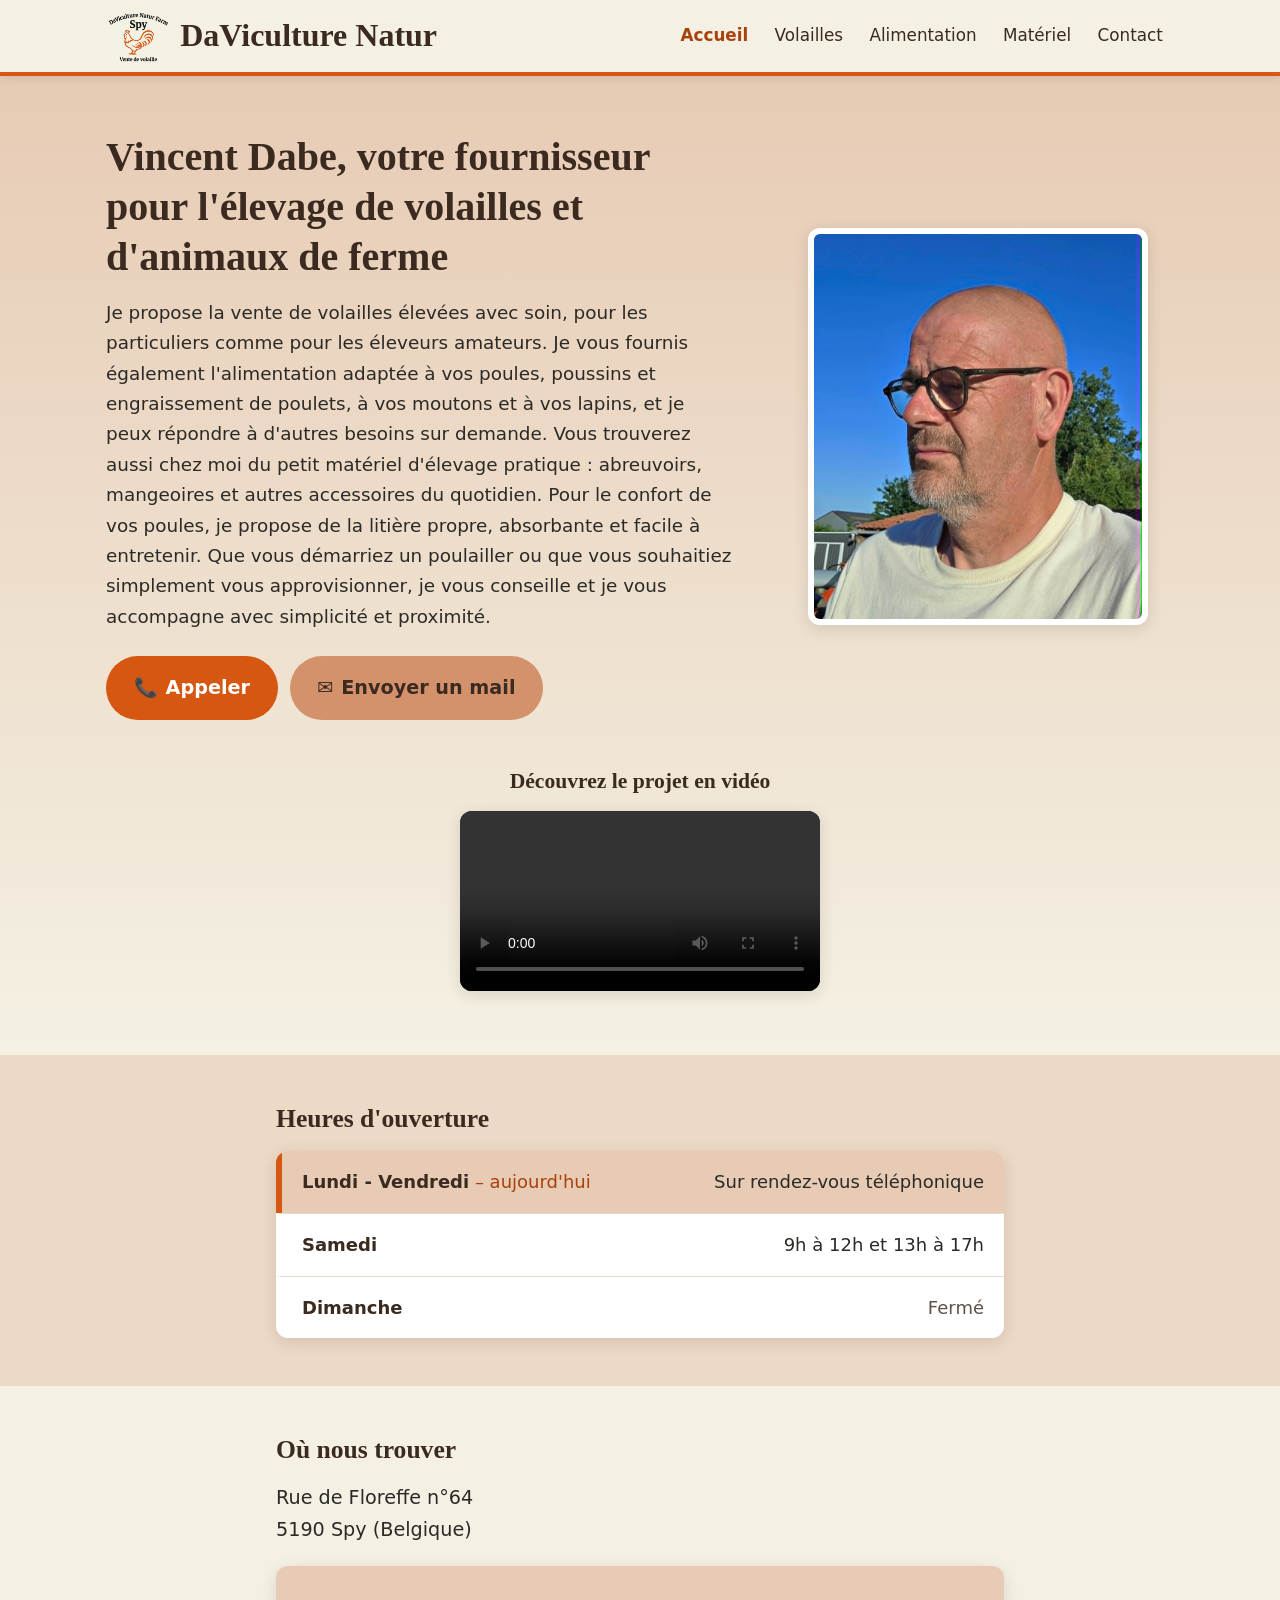
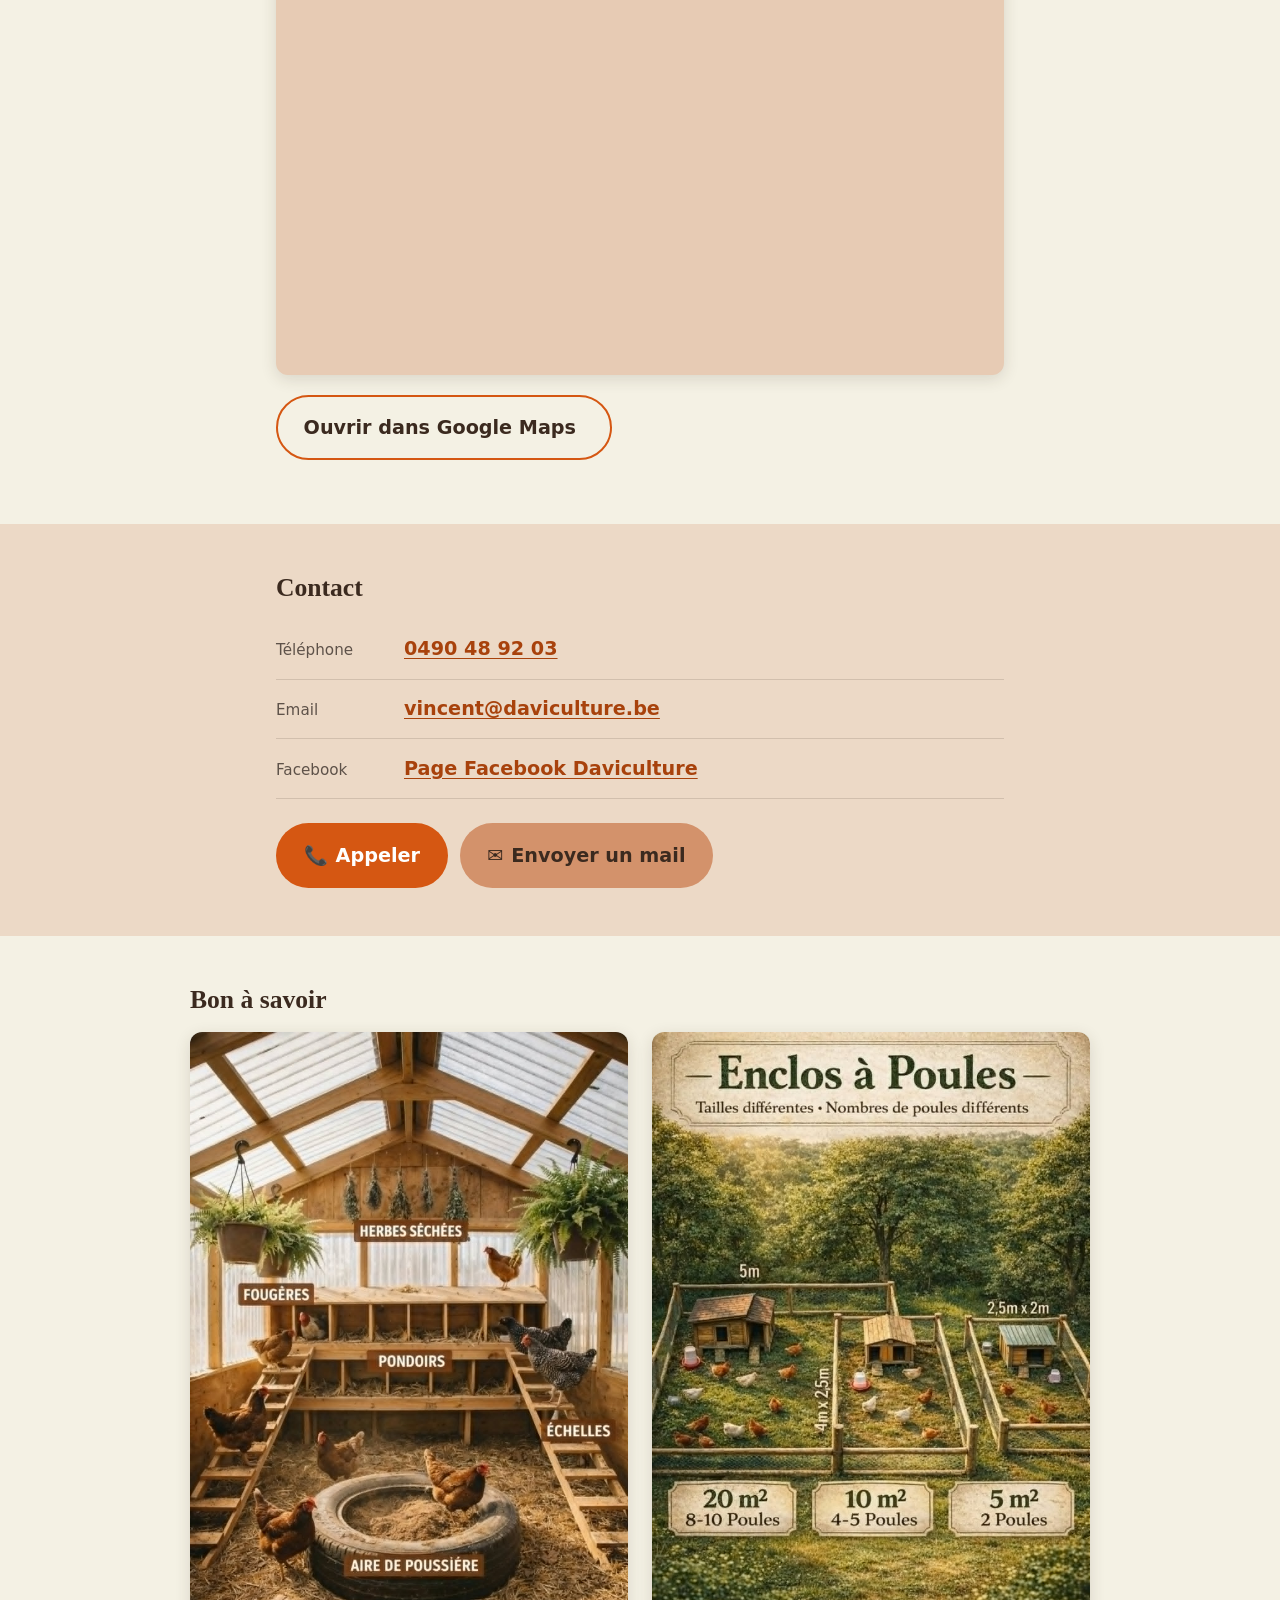
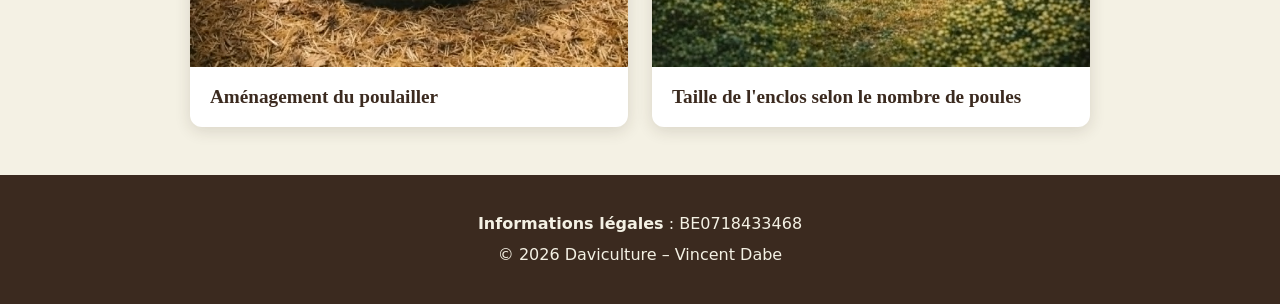
<file: index.html>
<!DOCTYPE html>
<html lang="fr">
<head>
  <meta charset="UTF-8">
  <meta name="viewport" content="width=device-width, initial-scale=1">
  <title>Daviculture – Vincent Dabe, volailles et alimentation animale à Spy (Belgique)</title>
  <meta name="description" content="Vincent Dabe, éleveur indépendant à Spy (Belgique) : vente de volailles, alimentation pour poules, moutons et lapins, petit matériel d'élevage et litière. Conseils simples et proches.">

  <!-- Open Graph (aperçu lors d'un partage sur Facebook, WhatsApp, etc.) -->
  <!-- TODO : remplacer les chemins relatifs par des URL absolues une fois le nom de domaine du site connu (ex. https://www.daviculture.be/) -->
  <meta property="og:type" content="website">
  <meta property="og:locale" content="fr_BE">
  <meta property="og:site_name" content="Daviculture">
  <meta property="og:title" content="Daviculture – Vincent Dabe, votre fournisseur pour l'élevage de volailles">
  <meta property="og:description" content="Volailles élevées avec soin, alimentation animale, petit matériel d'élevage et litière à Spy (Belgique).">
  <meta property="og:image" content="img/logo.jpg">
  <!-- TODO : ajouter <meta property="og:url"> et <link rel="canonical"> avec l'URL définitive du site -->

  <!-- TODO : aucun favicon dans le projet ; en ajouter un (ex. img/favicon.png) si souhaité -->

  <link rel="stylesheet" href="css/style.css">

  <!-- Données structurées pour Google (fiche entreprise locale) -->
  <script type="application/ld+json">
  {
    "@context": "https://schema.org",
    "@type": "LocalBusiness",
    "name": "Daviculture – Vincent Dabe",
    "description": "Vente de volailles, alimentation pour animaux de ferme, petit matériel d'élevage et litière. Du lundi au vendredi sur rendez-vous téléphonique.",
    "image": "img/logo.jpg",
    "telephone": "+32490489203",
    "email": "vincent@daviculture.be",
    "vatID": "BE0718433468",
    "address": {
      "@type": "PostalAddress",
      "streetAddress": "Rue de Floreffe 64",
      "postalCode": "5190",
      "addressLocality": "Spy",
      "addressCountry": "BE"
    },
    "openingHoursSpecification": [
      { "@type": "OpeningHoursSpecification", "dayOfWeek": "Saturday", "opens": "09:00", "closes": "12:00" },
      { "@type": "OpeningHoursSpecification", "dayOfWeek": "Saturday", "opens": "13:00", "closes": "17:00" }
    ],
    "sameAs": ["https://www.facebook.com/profile.php?id=61580067276053"]
  }
  </script>
</head>
<body>
  <!-- Lien d'évitement pour la navigation au clavier -->
  <a class="skip-link" href="#contenu">Aller au contenu</a>

  <!-- ============ EN-TÊTE (identique sur toutes les pages) ============ -->
  <header class="site-header">
    <div class="container header-inner">
      <a class="brand" href="index.html" aria-label="Daviculture Natur – retour à l'accueil">
        <img src="img/logo.jpg" alt="Logo Daviculture Natur Farm Spy : coq orange, vente de volaille" width="2048" height="1648" class="brand-logo">
        <span class="brand-name">DaViculture Natur</span>
      </a>

      <button class="nav-toggle" type="button" aria-expanded="false" aria-controls="menu-principal">
        <span class="nav-toggle-bar" aria-hidden="true"></span>
        <span class="visually-hidden">Ouvrir le menu</span>
      </button>

      <nav class="site-nav" id="menu-principal" aria-label="Menu principal">
        <ul class="nav-list">
          <!-- Sur chaque page, placer aria-current="page" sur le lien de la page courante -->
          <li><a href="index.html" aria-current="page">Accueil</a></li>
          <li><a href="volailles.html">Volailles</a></li>
          <li><a href="alimentation.html">Alimentation</a></li>
          <li><a href="materiel.html">Matériel</a></li>
          <li><a href="index.html#contact">Contact</a></li>
        </ul>
      </nav>
    </div>
  </header>

  <main id="contenu">

    <!-- ============ ACCUEIL : présentation ============ -->
    <section class="hero" aria-labelledby="titre-accueil">
      <div class="container hero-grid">
        <div class="hero-text">
          <h1 id="titre-accueil">Vincent Dabe, votre fournisseur pour l'élevage de volailles et d'animaux de ferme</h1>
          <p class="lead">Je propose la vente de volailles élevées avec soin, pour les particuliers comme pour les éleveurs amateurs. Je vous fournis également l'alimentation adaptée à vos poules, poussins et engraissement de poulets, à vos moutons et à vos lapins, et je peux répondre à d'autres besoins sur demande. Vous trouverez aussi chez moi du petit matériel d'élevage pratique&nbsp;: abreuvoirs, mangeoires et autres accessoires du quotidien. Pour le confort de vos poules, je propose de la litière propre, absorbante et facile à entretenir. Que vous démarriez un poulailler ou que vous souhaitiez simplement vous approvisionner, je vous conseille et je vous accompagne avec simplicité et proximité.</p>

          <div class="cta-group">
            <a class="btn btn-primary" href="tel:+32490489203">
              <span aria-hidden="true">📞</span> Appeler
            </a>
            <a class="btn btn-secondary" href="mailto:vincent@daviculture.be">
              <span aria-hidden="true">✉️</span> Envoyer un mail
            </a>
          </div>
        </div>

        <figure class="hero-photo">
          <img src="img/profil.jpg" alt="Portrait de Vincent Dabe, éleveur, en extérieur sous un ciel bleu" width="1746" height="2049" loading="lazy" decoding="async">
        </figure>
      </div>

      <!-- Vidéo de présentation (format vertical) -->
      <div class="container">
        <div class="video-wrap">
          <h2 class="video-title">Découvrez le projet en vidéo</h2>
          <!-- TODO : aucune image d'aperçu trouvée dans le projet ; ajouter l'attribut poster="img/..." quand elle sera disponible -->
          <video controls preload="metadata" width="576" height="1024" playsinline>
            <source src="video/presentation.mp4" type="video/mp4">
            <p>Votre navigateur ne peut pas lire cette vidéo. <a href="video/presentation.mp4">Télécharger la vidéo de présentation</a>.</p>
          </video>
        </div>
      </div>
    </section>

    <!-- ============ HEURES D'OUVERTURE ============ -->
    <section class="section section-alt" id="horaires" aria-labelledby="titre-horaires">
      <div class="container narrow">
        <h2 id="titre-horaires">Heures d'ouverture</h2>
        <!-- data-days : numéros des jours (0 = dimanche … 6 = samedi), utilisés par script.js pour surligner le jour actuel -->
        <ul class="hours">
          <li class="hours-row" data-days="1,2,3,4,5">
            <span class="hours-day">Lundi - Vendredi</span>
            <span class="hours-time">Sur rendez-vous téléphonique</span>
          </li>
          <li class="hours-row" data-days="6">
            <span class="hours-day">Samedi</span>
            <span class="hours-time">9h à 12h et 13h à 17h</span>
          </li>
          <li class="hours-row hours-closed" data-days="0">
            <span class="hours-day">Dimanche</span>
            <span class="hours-time">Fermé</span>
          </li>
        </ul>
      </div>
    </section>

    <!-- ============ OÙ NOUS TROUVER ============ -->
    <section class="section" id="acces" aria-labelledby="titre-acces">
      <div class="container narrow">
        <h2 id="titre-acces">Où nous trouver</h2>
        <address class="address">
          Rue de Floreffe n°64<br>
          5190 Spy (Belgique)
        </address>
        <div class="map">
          <iframe
            src="https://www.google.com/maps?q=Rue+de+Floreffe+64+5190+Spy&amp;output=embed"
            title="Carte Google Maps : Rue de Floreffe 64, 5190 Spy"
            width="600" height="400"
            loading="lazy"
            referrerpolicy="no-referrer-when-downgrade"
            allowfullscreen></iframe>
        </div>
        <p>
          <a class="btn btn-outline" href="https://www.google.com/maps?q=Rue+de+Floreffe+64+5190+Spy" target="_blank" rel="noopener noreferrer">
            Ouvrir dans Google Maps<span class="visually-hidden"> (nouvel onglet)</span>
          </a>
        </p>
      </div>
    </section>

    <!-- ============ CONTACT ============ -->
    <section class="section section-alt" id="contact" aria-labelledby="titre-contact">
      <div class="container narrow">
        <h2 id="titre-contact">Contact</h2>
        <ul class="contact-list">
          <li>
            <span class="contact-label">Téléphone</span>
            <a href="tel:+32490489203">0490 48 92 03</a>
          </li>
          <li>
            <span class="contact-label">Email</span>
            <a href="mailto:vincent@daviculture.be">vincent@daviculture.be</a>
          </li>
          <li>
            <span class="contact-label">Facebook</span>
            <a href="https://www.facebook.com/profile.php?id=61580067276053" target="_blank" rel="noopener noreferrer">Page Facebook Daviculture<span class="visually-hidden"> (nouvel onglet)</span></a>
          </li>
        </ul>
        <div class="cta-group">
          <a class="btn btn-primary" href="tel:+32490489203"><span aria-hidden="true">📞</span> Appeler</a>
          <a class="btn btn-secondary" href="mailto:vincent@daviculture.be"><span aria-hidden="true">✉️</span> Envoyer un mail</a>
        </div>
      </div>
    </section>

    <!-- ============ BON À SAVOIR ============
         Infographies affichées en entier (pas de recadrage) ; un clic ouvre l'image en grand.
    -->
    <section class="section" id="bon-a-savoir" aria-labelledby="titre-conseils">
      <div class="container">
        <h2 id="titre-conseils" class="tips-title">Bon à savoir</h2>
        <div class="tips-grid">
          <figure class="tip">
            <a href="img/conseil_2.jpg" target="_blank" rel="noopener noreferrer">
              <img src="img/conseil_2.jpg" alt="Infographie : intérieur d'un poulailler aménagé avec pondoirs, échelles, aire de poussière dans un pneu, fougères suspendues et herbes séchées" width="1412" height="2048" loading="lazy" decoding="async">
              <span class="visually-hidden"> (agrandir l'image dans un nouvel onglet)</span>
            </a>
            <figcaption>Aménagement du poulailler</figcaption>
          </figure>
          <figure class="tip">
            <a href="img/conseil_3.jpg" target="_blank" rel="noopener noreferrer">
              <img src="img/conseil_3.jpg" alt="Infographie « Enclos à poules » : 5 m² (2,5 m × 2 m) pour 2 poules, 10 m² (4 m × 2,5 m) pour 4 à 5 poules, 20 m² pour 8 à 10 poules" width="1412" height="2048" loading="lazy" decoding="async">
              <span class="visually-hidden"> (agrandir l'image dans un nouvel onglet)</span>
            </a>
            <figcaption>Taille de l'enclos selon le nombre de poules</figcaption>
          </figure>
        </div>
      </div>
    </section>

  </main>

  <!-- ============ PIED DE PAGE (identique sur toutes les pages) ============ -->
  <footer class="site-footer">
    <div class="container footer-inner">
      <p><strong>Informations légales</strong> : BE0718433468</p>
      <p>&copy; <span id="annee">2026</span> Daviculture – Vincent Dabe</p>
    </div>
  </footer>

  <script src="js/script.js"></script>
</body>
</html>
</file>
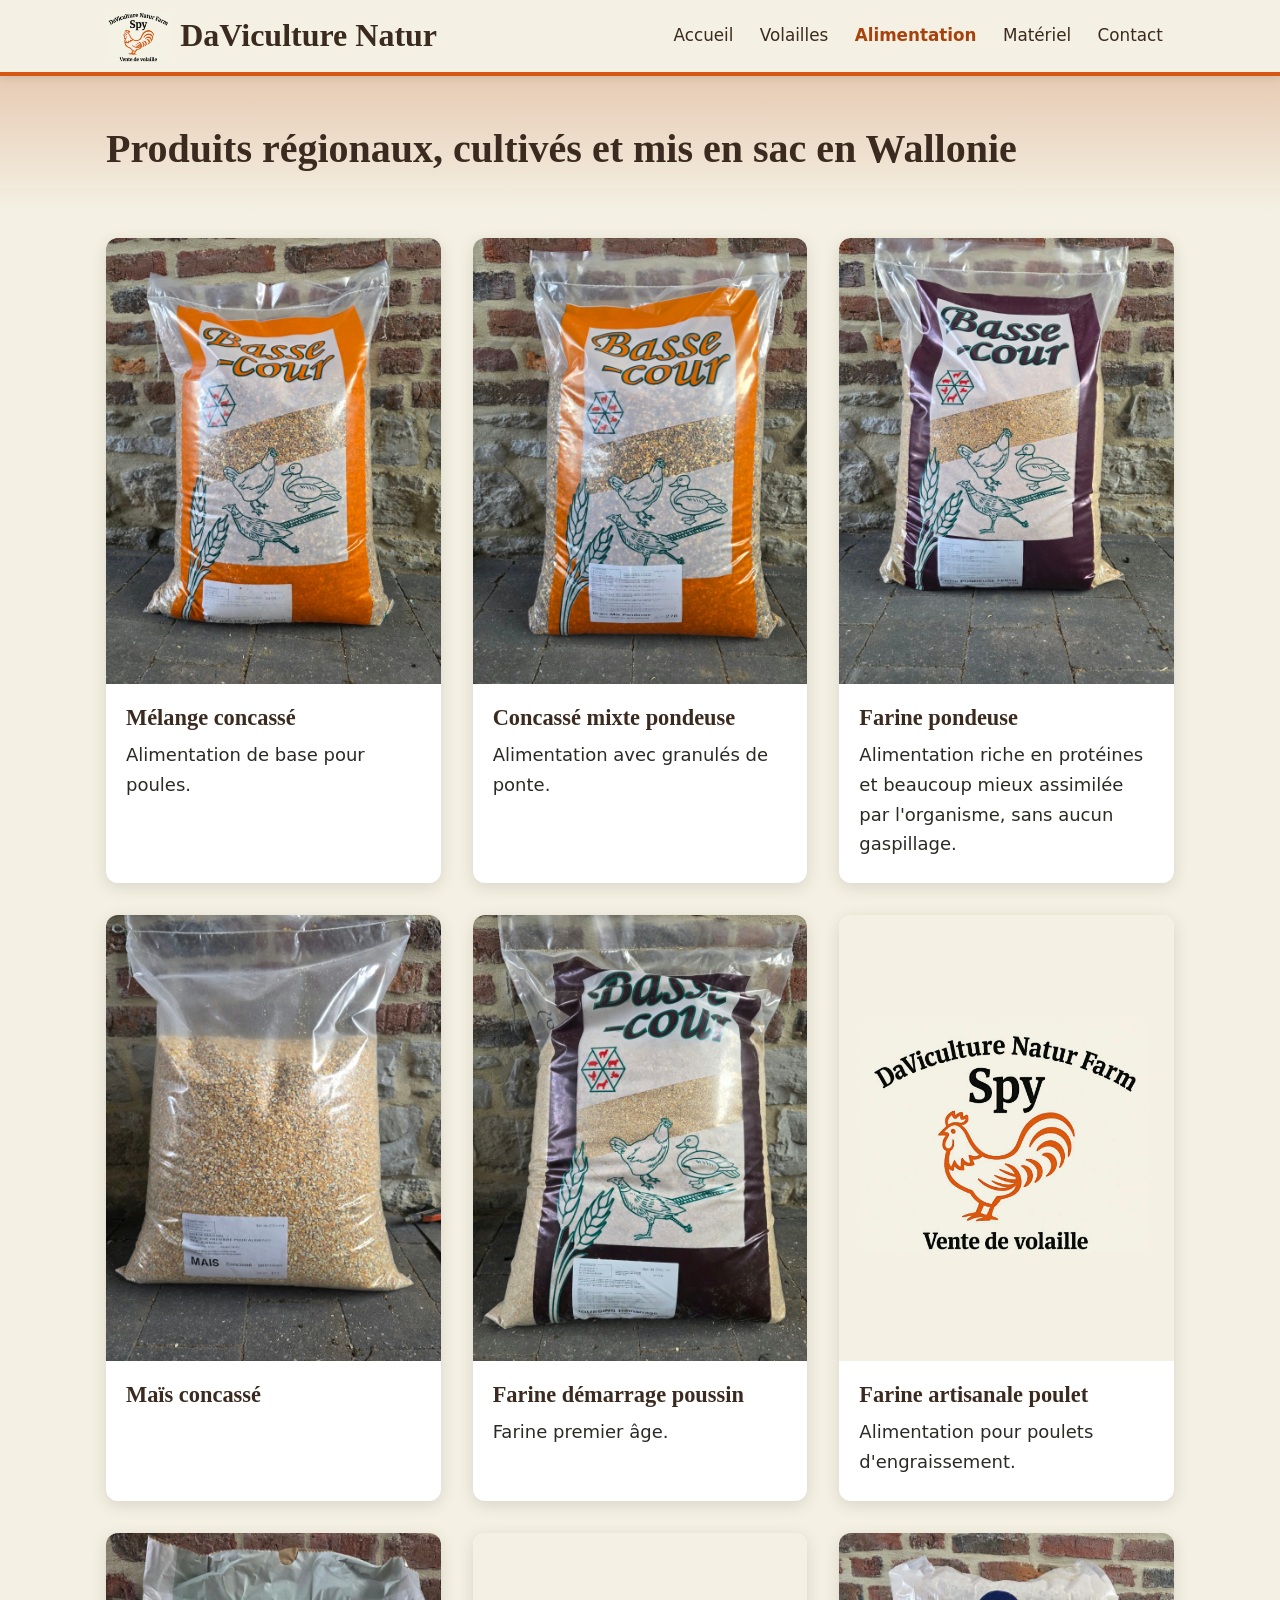
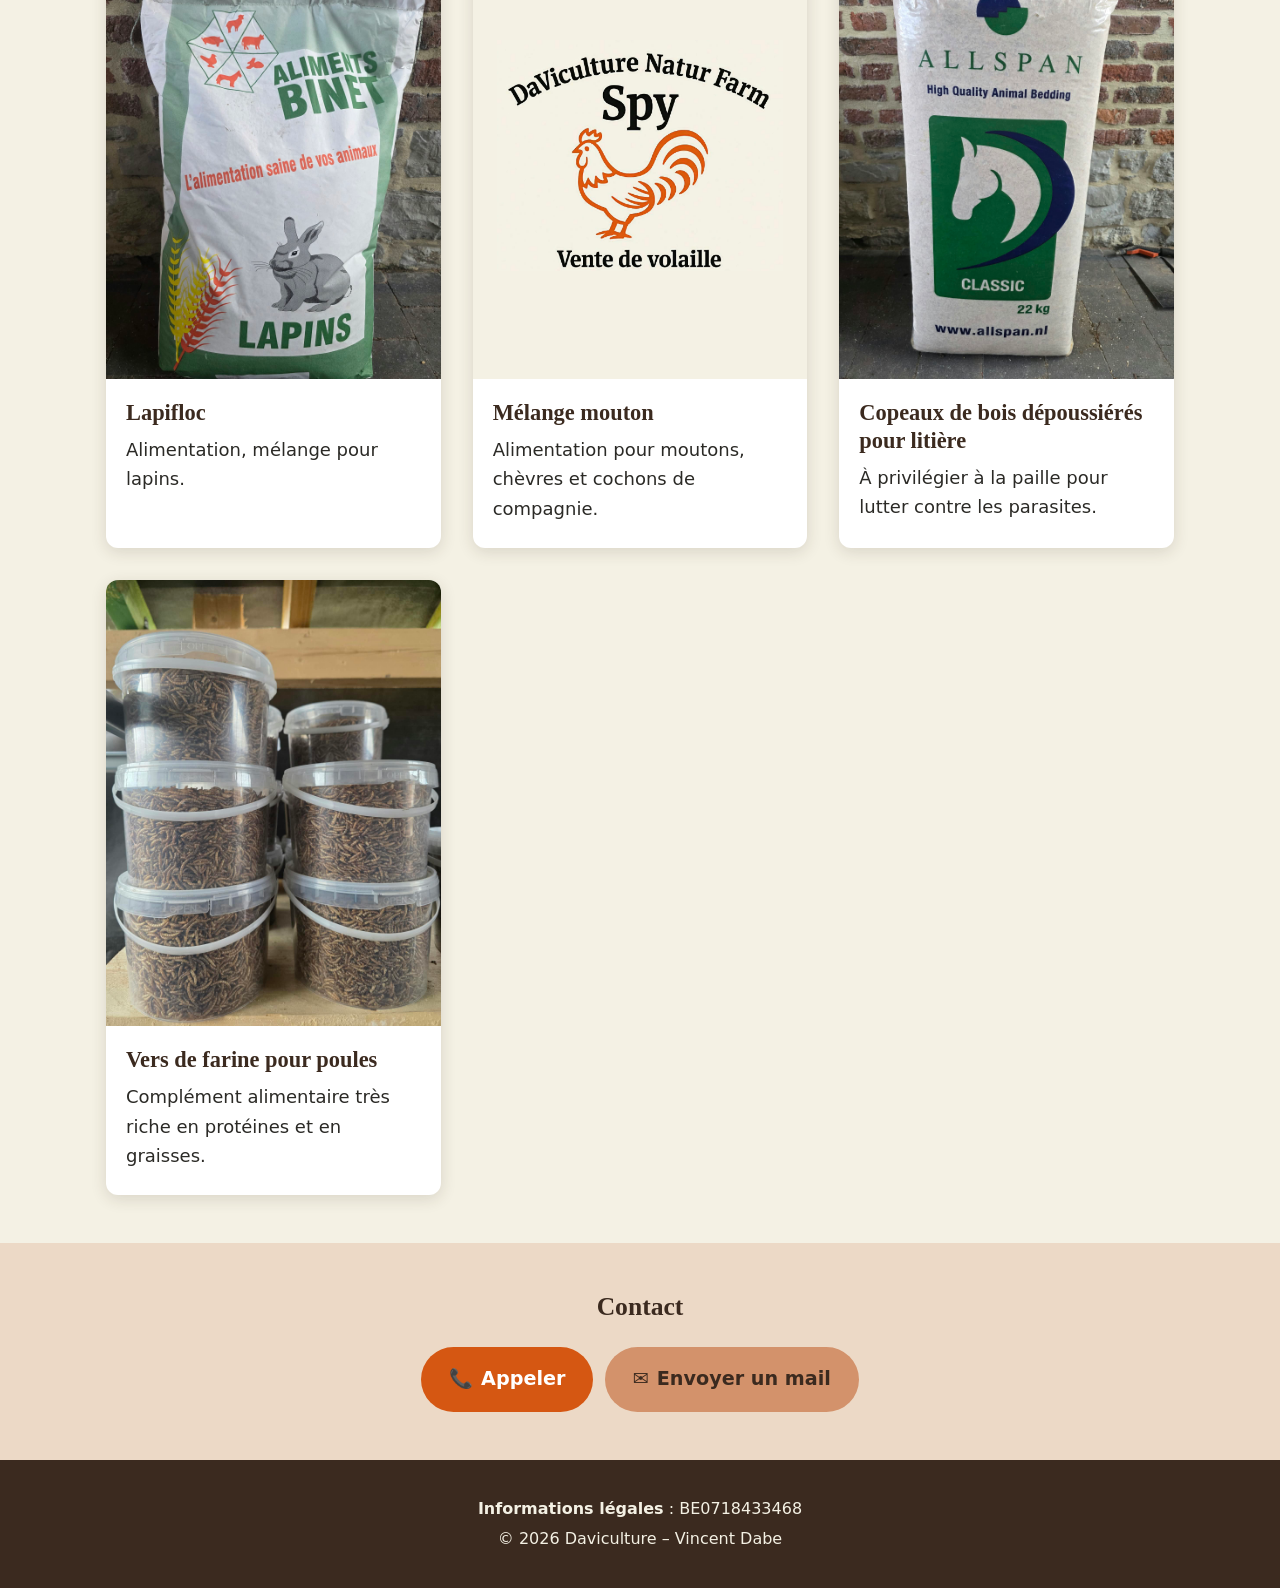
<file: alimentation.html>
<!DOCTYPE html>
<html lang="fr">
<head>
  <meta charset="UTF-8">
  <meta name="viewport" content="width=device-width, initial-scale=1">
  <title>Alimentation animale – Daviculture, Vincent Dabe à Spy (Belgique)</title>
  <meta name="description" content="Alimentation pour poules, poussins, poulets, lapins, moutons et chèvres, copeaux pour litière et vers de farine : produits régionaux, cultivés et mis en sac en Wallonie.">

  <!-- Open Graph (aperçu lors d'un partage sur Facebook, WhatsApp, etc.) -->
  <!-- TODO : remplacer les chemins relatifs par des URL absolues une fois le nom de domaine du site connu -->
  <meta property="og:type" content="website">
  <meta property="og:locale" content="fr_BE">
  <meta property="og:site_name" content="Daviculture">
  <meta property="og:title" content="Alimentation animale – Daviculture">
  <meta property="og:description" content="Produits régionaux, cultivés et mis en sac en Wallonie.">
  <meta property="og:image" content="img/melange_concasse.jpg">
  <!-- TODO : ajouter <meta property="og:url"> et <link rel="canonical"> avec l'URL définitive de la page -->

  <link rel="stylesheet" href="css/style.css">
</head>
<body>
  <!-- Lien d'évitement pour la navigation au clavier -->
  <a class="skip-link" href="#contenu">Aller au contenu</a>

  <!-- ============ EN-TÊTE (identique sur toutes les pages) ============ -->
  <header class="site-header">
    <div class="container header-inner">
      <a class="brand" href="index.html" aria-label="Daviculture Natur – retour à l'accueil">
        <img src="img/logo.jpg" alt="Logo Daviculture Natur Farm Spy : coq orange, vente de volaille" width="2048" height="1648" class="brand-logo">
        <span class="brand-name">DaViculture Natur</span>
      </a>

      <button class="nav-toggle" type="button" aria-expanded="false" aria-controls="menu-principal">
        <span class="nav-toggle-bar" aria-hidden="true"></span>
        <span class="visually-hidden">Ouvrir le menu</span>
      </button>

      <nav class="site-nav" id="menu-principal" aria-label="Menu principal">
        <ul class="nav-list">
          <!-- Sur chaque page, placer aria-current="page" sur le lien de la page courante -->
          <li><a href="index.html">Accueil</a></li>
          <li><a href="volailles.html">Volailles</a></li>
          <li><a href="alimentation.html" aria-current="page">Alimentation</a></li>
          <li><a href="materiel.html">Matériel</a></li>
          <li><a href="index.html#contact">Contact</a></li>
        </ul>
      </nav>
    </div>
  </header>

  <main id="contenu">

    <!-- ============ BANDEAU ============ -->
    <section class="page-intro" aria-labelledby="titre-page">
      <div class="container">
        <h1 id="titre-page">Produits régionaux, cultivés et mis en sac en Wallonie</h1>
      </div>
    </section>

    <!-- ============ GRILLE DES PRODUITS ============
         Photos de sacs verticales : variante .card-grid--portrait (ratio 3/4).
         Produit sans photo : .card-media--logo. Sans description : pas de <p>.
    -->
    <section class="section" aria-label="Liste des produits d'alimentation">
      <div class="container">
        <ul class="card-grid card-grid--portrait">

          <!-- Mélange concassé -->
          <li>
            <article class="card">
              <div class="card-media">
                <img src="img/melange_concasse.jpg" alt="Sac orange de mélange concassé pour volailles, posé devant un mur de briques" width="1536" height="2048" loading="lazy" decoding="async">
              </div>
              <div class="card-body">
                <h2 class="card-title">Mélange concassé</h2>
                <p>Alimentation de base pour poules.</p>
              </div>
            </article>
          </li>

          <!-- Concassé mixte pondeuse -->
          <li>
            <article class="card">
              <div class="card-media">
                <img src="img/mixte_pondeuse.jpg" alt="Sac orange de concassé mixte pour poules pondeuses" width="1536" height="2048" loading="lazy" decoding="async">
              </div>
              <div class="card-body">
                <h2 class="card-title">Concassé mixte pondeuse</h2>
                <p>Alimentation avec granulés de ponte.</p>
              </div>
            </article>
          </li>

          <!-- Farine pondeuse -->
          <li>
            <article class="card">
              <div class="card-media">
                <img src="img/farine_pondeuse.jpg" alt="Sac bordeaux de farine pour poules pondeuses" width="1536" height="2048" loading="lazy" decoding="async">
              </div>
              <div class="card-body">
                <h2 class="card-title">Farine pondeuse</h2>
                <p>Alimentation riche en protéines et beaucoup mieux assimilée par l'organisme, sans aucun gaspillage.</p>
              </div>
            </article>
          </li>

          <!-- Maïs concassé -->
          <li>
            <article class="card">
              <div class="card-media">
                <img src="img/mais.jpg" alt="Sac transparent rempli de maïs concassé" width="1536" height="2048" loading="lazy" decoding="async">
              </div>
              <div class="card-body">
                <h2 class="card-title">Maïs concassé</h2>
                <!-- TODO : description à fournir (aucun texte affiché en attendant) -->
              </div>
            </article>
          </li>

          <!-- Farine démarrage poussin -->
          <li>
            <article class="card">
              <div class="card-media">
                <img src="img/poussin_demarage.jpg" alt="Sac bordeaux de farine de démarrage pour poussins" width="1536" height="2048" loading="lazy" decoding="async">
              </div>
              <div class="card-body">
                <h2 class="card-title">Farine démarrage poussin</h2>
                <p>Farine premier âge.</p>
              </div>
            </article>
          </li>

          <!-- Farine artisanale poulet (pas de photo : logo) -->
          <li>
            <article class="card">
              <div class="card-media card-media--logo">
                <!-- TODO : ajouter une photo du produit quand elle sera disponible -->
                <img src="img/logo.jpg" alt="Logo Daviculture, pas de photo disponible pour ce produit" width="2048" height="1648" loading="lazy" decoding="async">
              </div>
              <div class="card-body">
                <h2 class="card-title">Farine artisanale poulet</h2>
                <p>Alimentation pour poulets d'engraissement.</p>
              </div>
            </article>
          </li>

          <!-- Lapifloc -->
          <li>
            <article class="card">
              <div class="card-media">
                <img src="img/lapifloc.jpg" alt="Sac vert et blanc d'aliment pour lapins" width="1536" height="2048" loading="lazy" decoding="async">
              </div>
              <div class="card-body">
                <h2 class="card-title">Lapifloc</h2>
                <p>Alimentation, mélange pour lapins.</p>
              </div>
            </article>
          </li>

          <!-- Mélange mouton (pas de photo : logo) -->
          <li>
            <article class="card">
              <div class="card-media card-media--logo">
                <!-- TODO : ajouter une photo du produit quand elle sera disponible -->
                <img src="img/logo.jpg" alt="Logo Daviculture, pas de photo disponible pour ce produit" width="2048" height="1648" loading="lazy" decoding="async">
              </div>
              <div class="card-body">
                <h2 class="card-title">Mélange mouton</h2>
                <p>Alimentation pour moutons, chèvres et cochons de compagnie.</p>
              </div>
            </article>
          </li>

          <!-- Copeaux de bois dépoussiérés pour litière -->
          <li>
            <article class="card">
              <div class="card-media">
                <img src="img/copeaux.jpg" alt="Ballot de copeaux de bois dépoussiérés pour litière" width="1536" height="2048" loading="lazy" decoding="async">
              </div>
              <div class="card-body">
                <h2 class="card-title">Copeaux de bois dépoussiérés pour litière</h2>
                <p>À privilégier à la paille pour lutter contre les parasites.</p>
              </div>
            </article>
          </li>

          <!-- Vers de farine pour poules -->
          <li>
            <article class="card">
              <div class="card-media">
                <img src="img/vers_farine.jpg" alt="Seaux transparents remplis de vers de farine séchés" width="1536" height="2048" loading="lazy" decoding="async">
              </div>
              <div class="card-body">
                <h2 class="card-title">Vers de farine pour poules</h2>
                <p>Complément alimentaire très riche en protéines et en graisses.</p>
              </div>
            </article>
          </li>

        </ul>
      </div>
    </section>

    <!-- ============ APPEL À L'ACTION ============ -->
    <section class="section section-alt" aria-labelledby="titre-contact">
      <div class="container narrow cta-block">
        <h2 id="titre-contact">Contact</h2>
        <div class="cta-group">
          <a class="btn btn-primary" href="tel:+32490489203"><span aria-hidden="true">📞</span> Appeler</a>
          <a class="btn btn-secondary" href="mailto:vincent@daviculture.be"><span aria-hidden="true">✉️</span> Envoyer un mail</a>
        </div>
      </div>
    </section>

  </main>

  <!-- ============ PIED DE PAGE (identique sur toutes les pages) ============ -->
  <footer class="site-footer">
    <div class="container footer-inner">
      <p><strong>Informations légales</strong> : BE0718433468</p>
      <p>&copy; <span id="annee">2026</span> Daviculture – Vincent Dabe</p>
    </div>
  </footer>

  <script src="js/script.js"></script>
</body>
</html>
</file>
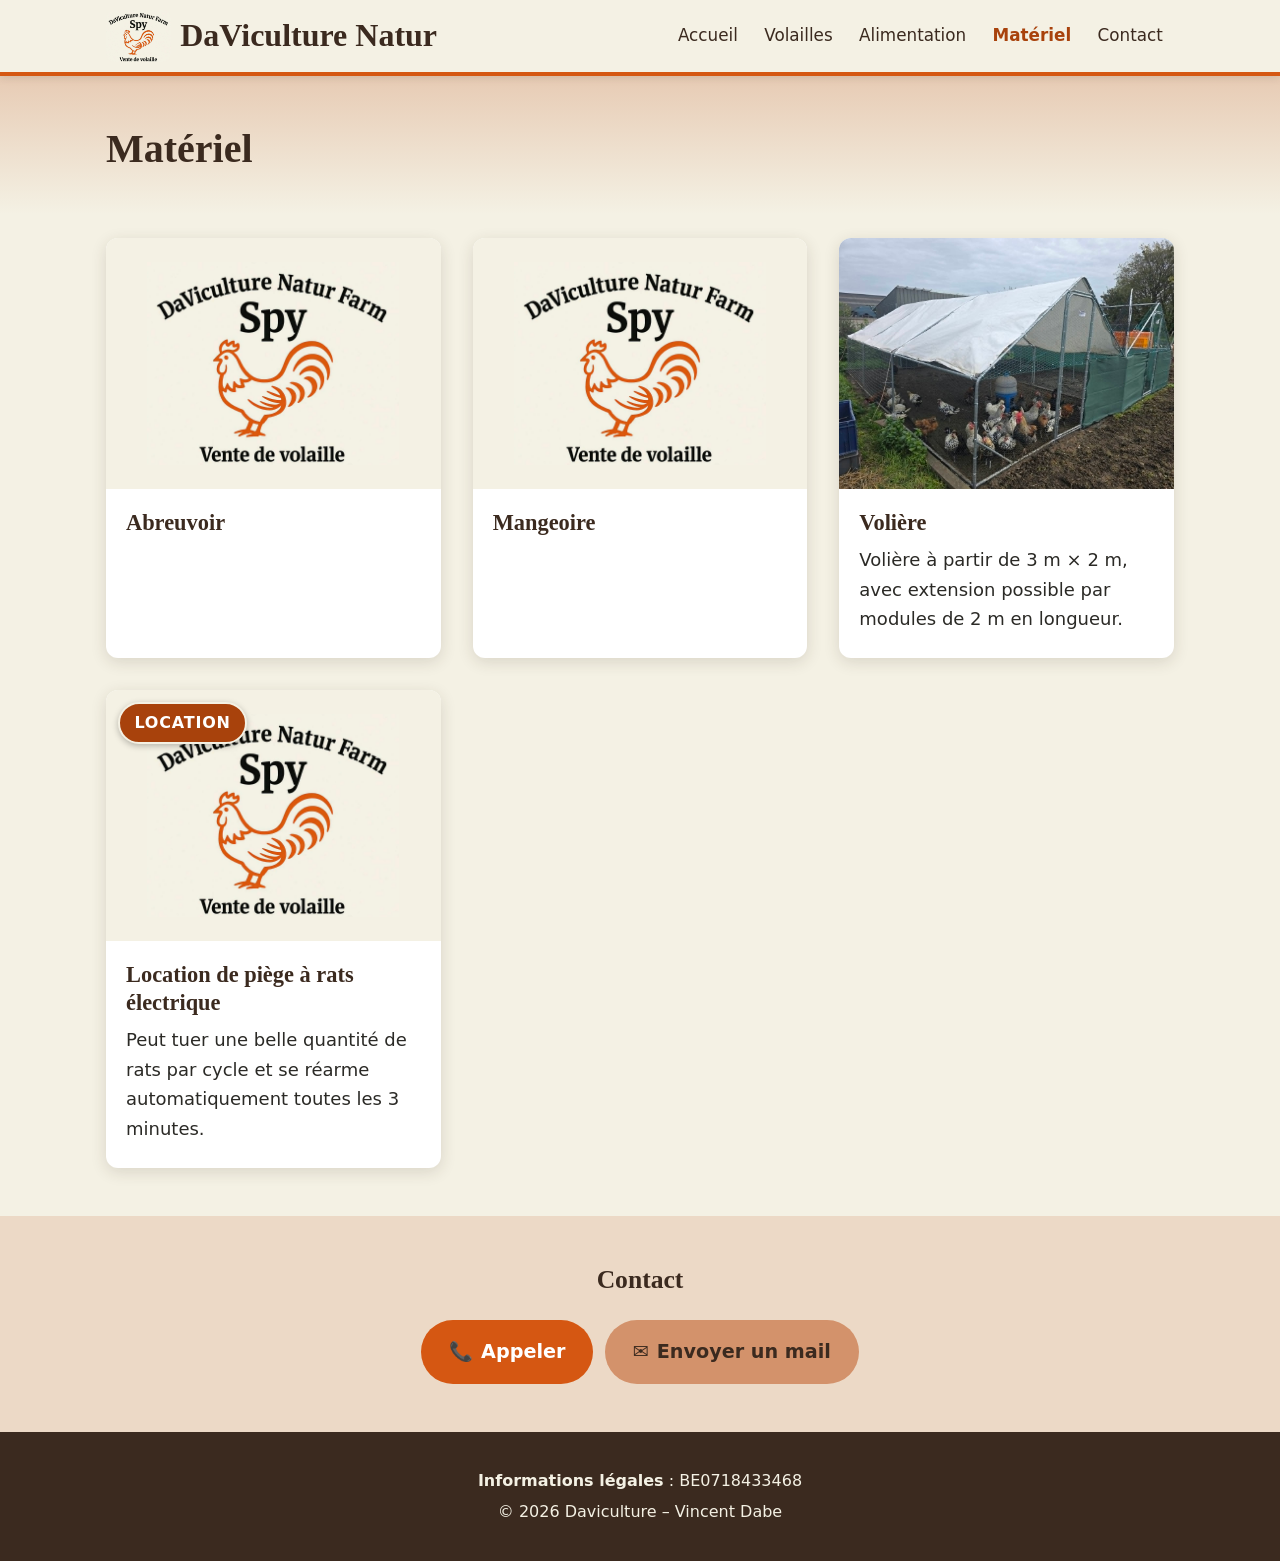
<file: materiel.html>
<!DOCTYPE html>
<html lang="fr">
<head>
  <meta charset="UTF-8">
  <meta name="viewport" content="width=device-width, initial-scale=1">
  <title>Matériel d'élevage – Daviculture, Vincent Dabe à Spy (Belgique)</title>
  <meta name="description" content="Petit matériel d'élevage chez Daviculture à Spy : abreuvoirs, mangeoires, volières modulables et location de piège à rats électrique.">

  <!-- Open Graph (aperçu lors d'un partage sur Facebook, WhatsApp, etc.) -->
  <!-- TODO : remplacer les chemins relatifs par des URL absolues une fois le nom de domaine du site connu -->
  <meta property="og:type" content="website">
  <meta property="og:locale" content="fr_BE">
  <meta property="og:site_name" content="Daviculture">
  <meta property="og:title" content="Matériel d'élevage – Daviculture">
  <meta property="og:description" content="Abreuvoirs, mangeoires, volières et location de piège à rats électrique.">
  <meta property="og:image" content="img/voliere.jpg">
  <!-- TODO : ajouter <meta property="og:url"> et <link rel="canonical"> avec l'URL définitive de la page -->

  <link rel="stylesheet" href="css/style.css">
</head>
<body>
  <!-- Lien d'évitement pour la navigation au clavier -->
  <a class="skip-link" href="#contenu">Aller au contenu</a>

  <!-- ============ EN-TÊTE (identique sur toutes les pages) ============ -->
  <header class="site-header">
    <div class="container header-inner">
      <a class="brand" href="index.html" aria-label="Daviculture Natur – retour à l'accueil">
        <img src="img/logo.jpg" alt="Logo Daviculture Natur Farm Spy : coq orange, vente de volaille" width="2048" height="1648" class="brand-logo">
        <span class="brand-name">DaViculture Natur</span>
      </a>

      <button class="nav-toggle" type="button" aria-expanded="false" aria-controls="menu-principal">
        <span class="nav-toggle-bar" aria-hidden="true"></span>
        <span class="visually-hidden">Ouvrir le menu</span>
      </button>

      <nav class="site-nav" id="menu-principal" aria-label="Menu principal">
        <ul class="nav-list">
          <!-- Sur chaque page, placer aria-current="page" sur le lien de la page courante -->
          <li><a href="index.html">Accueil</a></li>
          <li><a href="volailles.html">Volailles</a></li>
          <li><a href="alimentation.html">Alimentation</a></li>
          <li><a href="materiel.html" aria-current="page">Matériel</a></li>
          <li><a href="index.html#contact">Contact</a></li>
        </ul>
      </nav>
    </div>
  </header>

  <main id="contenu">

    <!-- ============ BANDEAU ============ -->
    <section class="page-intro" aria-labelledby="titre-page">
      <div class="container">
        <h1 id="titre-page">Matériel</h1>
      </div>
    </section>

    <!-- ============ GRILLE DES PRODUITS ============
         Produit sans photo : .card-media--logo. Sans description : pas de <p>.
         Étiquette sur l'image : <span class="card-badge">…</span> dans .card-media.
    -->
    <section class="section" aria-label="Liste du matériel">
      <div class="container">
        <ul class="card-grid">

          <!-- Abreuvoir (pas de photo, pas de description) -->
          <li>
            <article class="card">
              <div class="card-media card-media--logo">
                <!-- TODO : ajouter une photo du produit quand elle sera disponible -->
                <img src="img/logo.jpg" alt="Logo Daviculture, pas de photo disponible pour ce produit" width="2048" height="1648" loading="lazy" decoding="async">
              </div>
              <div class="card-body">
                <h2 class="card-title">Abreuvoir</h2>
                <!-- TODO : description à fournir (aucun texte affiché en attendant) -->
              </div>
            </article>
          </li>

          <!-- Mangeoire (pas de photo, pas de description) -->
          <li>
            <article class="card">
              <div class="card-media card-media--logo">
                <!-- TODO : ajouter une photo du produit quand elle sera disponible -->
                <img src="img/logo.jpg" alt="Logo Daviculture, pas de photo disponible pour ce produit" width="2048" height="1648" loading="lazy" decoding="async">
              </div>
              <div class="card-body">
                <h2 class="card-title">Mangeoire</h2>
                <!-- TODO : description à fournir (aucun texte affiché en attendant) -->
              </div>
            </article>
          </li>

          <!-- Volière -->
          <li>
            <article class="card">
              <div class="card-media">
                <img src="img/voliere.jpg" alt="Grande volière à armature métallique, grillagée et couverte d'une bâche, avec des poules à l'intérieur" width="2048" height="1536" loading="lazy" decoding="async">
              </div>
              <div class="card-body">
                <h2 class="card-title">Volière</h2>
                <p>Volière à partir de 3&nbsp;m × 2&nbsp;m, avec extension possible par modules de 2&nbsp;m en longueur.</p>
              </div>
            </article>
          </li>

          <!-- Location de piège à rats électrique (pas de photo, badge « Location ») -->
          <li>
            <article class="card">
              <div class="card-media card-media--logo">
                <!-- TODO : ajouter une photo du produit quand elle sera disponible -->
                <img src="img/logo.jpg" alt="Logo Daviculture, pas de photo disponible pour ce produit" width="2048" height="1648" loading="lazy" decoding="async">
                <span class="card-badge">Location</span>
              </div>
              <div class="card-body">
                <h2 class="card-title">Location de piège à rats électrique</h2>
                <p>Peut tuer une belle quantité de rats par cycle et se réarme automatiquement toutes les 3 minutes.</p>   
              </div>
            </article>
          </li>

        </ul>
      </div>
    </section>

    <!-- ============ APPEL À L'ACTION ============ -->
    <section class="section section-alt" aria-labelledby="titre-contact">
      <div class="container narrow cta-block">
        <h2 id="titre-contact">Contact</h2>
        <div class="cta-group">
          <a class="btn btn-primary" href="tel:+32490489203"><span aria-hidden="true">📞</span> Appeler</a>
          <a class="btn btn-secondary" href="mailto:vincent@daviculture.be"><span aria-hidden="true">✉️</span> Envoyer un mail</a>
        </div>
      </div>
    </section>

  </main>

  <!-- ============ PIED DE PAGE (identique sur toutes les pages) ============ -->
  <footer class="site-footer">
    <div class="container footer-inner">
      <p><strong>Informations légales</strong> : BE0718433468</p>
      <p>&copy; <span id="annee">2026</span> Daviculture – Vincent Dabe</p>
    </div>
  </footer>

  <script src="js/script.js"></script>
</body>
</html>
</file>
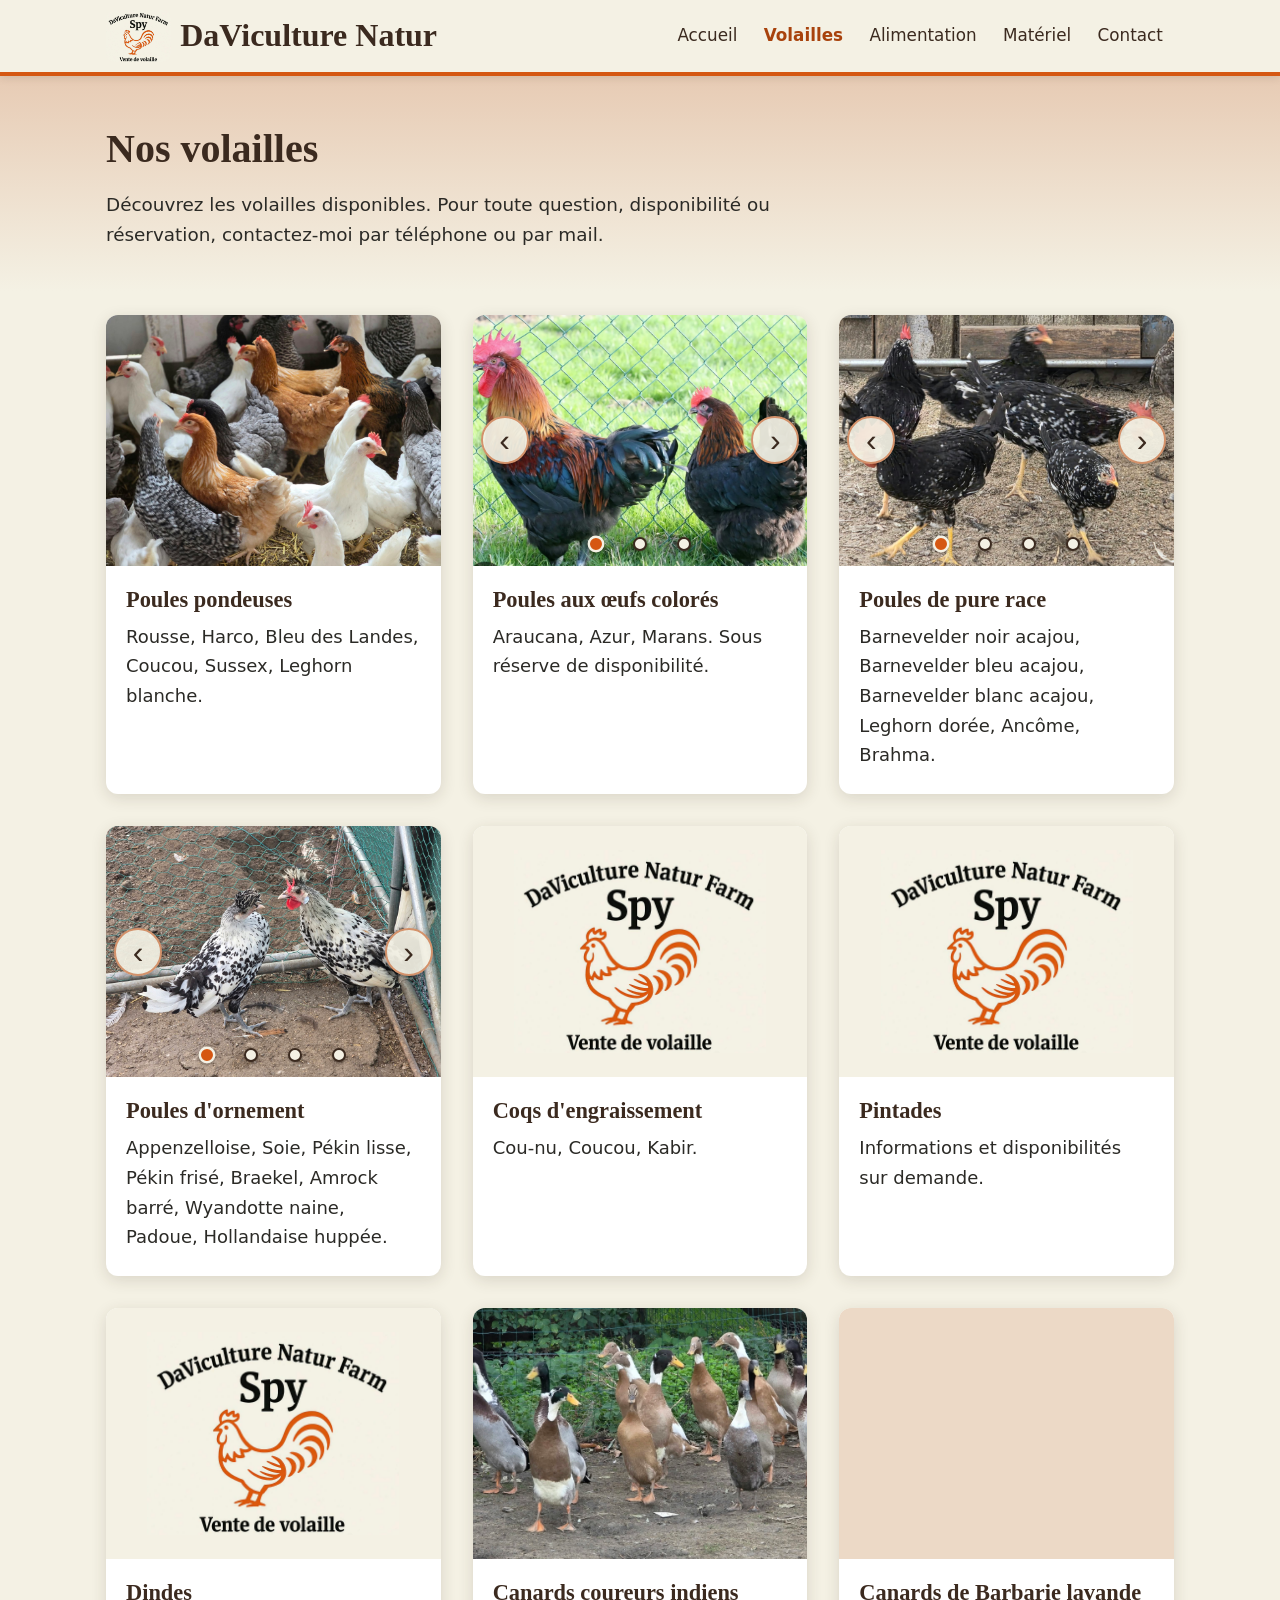
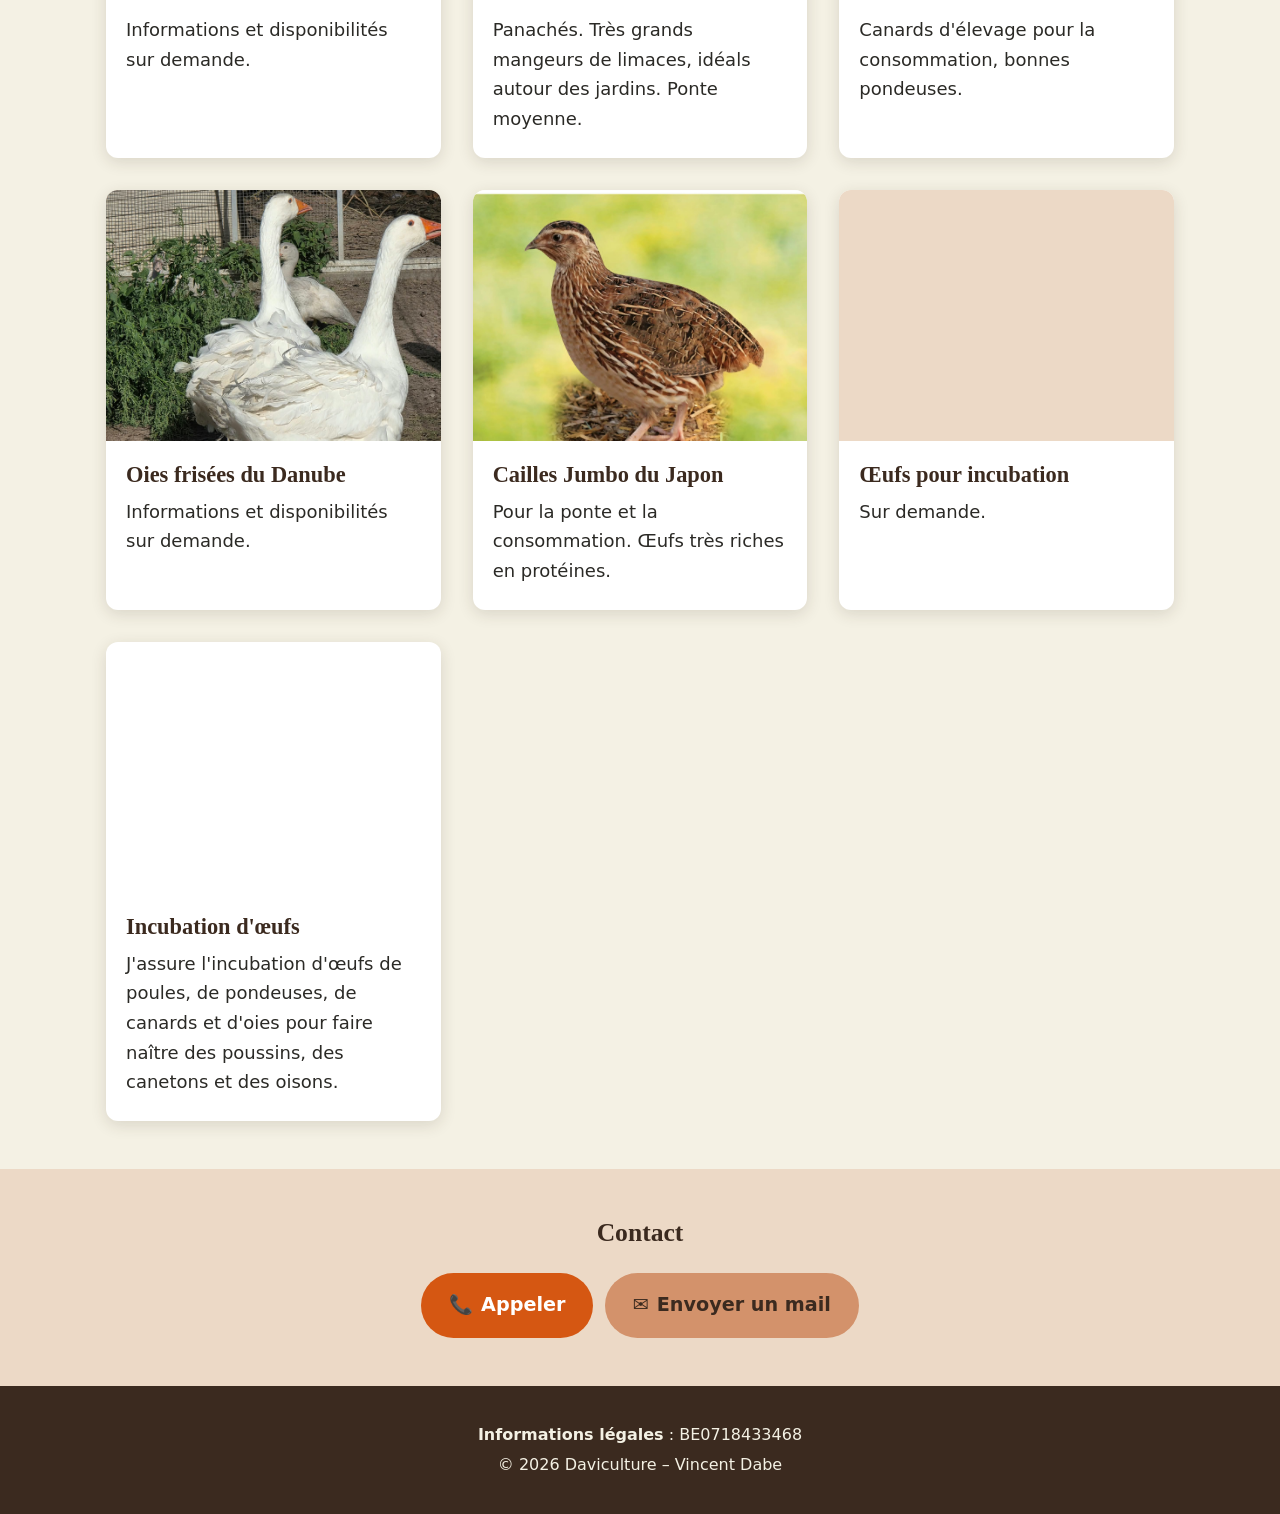
<file: volailles.html>
<!DOCTYPE html>
<html lang="fr">
<head>
  <meta charset="UTF-8">
  <meta name="viewport" content="width=device-width, initial-scale=1">
  <title>Nos volailles – Daviculture, Vincent Dabe à Spy (Belgique)</title>
  <meta name="description" content="Poules pondeuses, poules aux œufs colorés, de pure race et d'ornement, canards, oies, cailles, pintades, dindes, œufs et incubation chez Daviculture à Spy (Belgique).">

  <!-- Open Graph (aperçu lors d'un partage sur Facebook, WhatsApp, etc.) -->
  <!-- TODO : remplacer les chemins relatifs par des URL absolues une fois le nom de domaine du site connu -->
  <meta property="og:type" content="website">
  <meta property="og:locale" content="fr_BE">
  <meta property="og:site_name" content="Daviculture">
  <meta property="og:title" content="Nos volailles – Daviculture">
  <meta property="og:description" content="Découvrez les volailles disponibles chez Vincent Dabe à Spy : poules, canards, oies, cailles et plus encore.">
  <meta property="og:image" content="img/poule_pondeuse_1.jpg">
  <!-- TODO : ajouter <meta property="og:url"> et <link rel="canonical"> avec l'URL définitive de la page -->

  <link rel="stylesheet" href="css/style.css">
</head>
<body>
  <!-- Lien d'évitement pour la navigation au clavier -->
  <a class="skip-link" href="#contenu">Aller au contenu</a>

  <!-- ============ EN-TÊTE (identique sur toutes les pages) ============ -->
  <header class="site-header">
    <div class="container header-inner">
      <a class="brand" href="index.html" aria-label="Daviculture Natur – retour à l'accueil">
        <img src="img/logo.jpg" alt="Logo Daviculture Natur Farm Spy : coq orange, vente de volaille" width="2048" height="1648" class="brand-logo">
        <span class="brand-name">DaViculture Natur</span>
      </a>

      <button class="nav-toggle" type="button" aria-expanded="false" aria-controls="menu-principal">
        <span class="nav-toggle-bar" aria-hidden="true"></span>
        <span class="visually-hidden">Ouvrir le menu</span>
      </button>

      <nav class="site-nav" id="menu-principal" aria-label="Menu principal">
        <ul class="nav-list">
          <!-- Sur chaque page, placer aria-current="page" sur le lien de la page courante -->
          <li><a href="index.html">Accueil</a></li>
          <li><a href="volailles.html" aria-current="page">Volailles</a></li>
          <li><a href="alimentation.html">Alimentation</a></li>
          <li><a href="materiel.html">Matériel</a></li>
          <li><a href="index.html#contact">Contact</a></li>
        </ul>
      </nav>
    </div>
  </header>

  <main id="contenu">

    <!-- ============ INTRODUCTION ============ -->
    <section class="page-intro" aria-labelledby="titre-page">
      <div class="container">
        <h1 id="titre-page">Nos volailles</h1>
        <p class="lead">Découvrez les volailles disponibles. Pour toute question, disponibilité ou réservation, contactez-moi par téléphone ou par mail.</p>
      </div>
    </section>

    <!-- ============ GRILLE DES PRODUITS ============
         Trois variantes de carte :
         - une image      : <div class="card-media"><img …></div>
         - plusieurs      : <div class="card-media"><div class="carousel" data-carousel …> (voir js/script.js)
         - aucune image   : <div class="card-media card-media--logo"><img src="img/logo.jpg" …></div>
    -->
    <section class="section" aria-label="Liste des volailles">
      <div class="container">
        <ul class="card-grid">

          <!-- 1. Poules pondeuses -->
          <li>
            <article class="card">
              <div class="card-media">
                <img src="img/poule_pondeuse_1.jpg" alt="Groupe de poules pondeuses rousses, blanches et grises dans un poulailler paillé" width="2048" height="1536" loading="lazy" decoding="async">
              </div>
              <div class="card-body">
                <h2 class="card-title">Poules pondeuses</h2>
                <p>Rousse, Harco, Bleu des Landes, Coucou, Sussex, Leghorn blanche.</p>
              </div>
            </article>
          </li>

          <!-- 2. Poules aux œufs colorés (carrousel) -->
          <li>
            <article class="card">
              <div class="card-media">
                <div class="carousel" data-carousel aria-label="Photos : poules aux œufs colorés">
                  <div class="carousel-track">
                    <figure class="carousel-slide">
                      <img src="img/oeuf_colors_1.jpg" alt="Coq et poule noirs aux reflets cuivrés dans l'herbe, devant un grillage" width="2048" height="1365" loading="lazy" decoding="async">
                    </figure>
                    <figure class="carousel-slide">
                      <img src="img/oeuf_colors_2.jpg" alt="Poule blanche à la queue touffue sur l'herbe" width="1080" height="931" loading="lazy" decoding="async">
                    </figure>
                    <figure class="carousel-slide">
                      <img src="img/oeuf_colors_3.jpg" alt="Deux jeunes poules, l'une grise, l'autre fauve" width="2048" height="1099" loading="lazy" decoding="async">
                    </figure>
                  </div>
                </div>
              </div>
              <div class="card-body">
                <h2 class="card-title">Poules aux œufs colorés</h2>
                <p>Araucana, Azur, Marans. Sous réserve de disponibilité.</p>
              </div>
            </article>
          </li>

          <!-- 3. Poules de pure race (carrousel) -->
          <li>
            <article class="card">
              <div class="card-media">
                <div class="carousel" data-carousel aria-label="Photos : poules de pure race">
                  <div class="carousel-track">
                    <figure class="carousel-slide">
                      <img src="img/pure_race_1.jpg" alt="Poules et coq noirs mouchetés de blanc, à crête rouge, dans une cour en terre" width="2048" height="1496" loading="lazy" decoding="async">
                    </figure>
                    <figure class="carousel-slide">
                      <img src="img/pur_race_2.jpg" alt="Poules au plumage acajou, foncé et clair, picorant au sol" width="2048" height="1536" loading="lazy" decoding="async">
                    </figure>
                    <figure class="carousel-slide">
                      <img src="img/pure_race_3.jpg" class="img-top" alt="Poule au plumage noir et acajou à crête rouge, avec une poule noire derrière elle" width="1536" height="2048" loading="lazy" decoding="async">
                    </figure>
                    <figure class="carousel-slide">
                      <img src="img/pure_race_4.jpg" alt="Poules au plumage noir et acajou réunies autour d'une mangeoire verte, vues d'en haut" width="1536" height="2048" loading="lazy" decoding="async">
                    </figure>
                  </div>
                </div>
              </div>
              <div class="card-body">
                <h2 class="card-title">Poules de pure race</h2>
                <p>Barnevelder noir acajou, Barnevelder bleu acajou, Barnevelder blanc acajou, Leghorn dorée, Ancôme, Brahma.</p>
              </div>
            </article>
          </li>

          <!-- 4. Poules d'ornement (carrousel) -->
          <li>
            <article class="card">
              <div class="card-media">
                <div class="carousel" data-carousel aria-label="Photos : poules d'ornement">
                  <div class="carousel-track">
                    <figure class="carousel-slide">
                      <img src="img/poule_ornement_1.jpg" alt="Deux poules huppées blanches tachetées de noir près d'un grillage" width="2048" height="1536" loading="lazy" decoding="async">
                    </figure>
                    <figure class="carousel-slide">
                      <img src="img/poule_ornement_2.jpg" alt="Poules d'ornement de plusieurs couleurs réunies dans un enclos" width="2048" height="1536" loading="lazy" decoding="async">
                    </figure>
                    <figure class="carousel-slide">
                      <img src="img/poule_ornement_3.jpg" alt="Nombreuses petites poules d'ornement, certaines huppées, dans un enclos paillé" width="2048" height="1536" loading="lazy" decoding="async">
                    </figure>
                    <figure class="carousel-slide">
                      <img src="img/poule_ornement_4.jpg" class="img-top" alt="Coq au plumage doré, roux et noir aux reflets verts, marchant dans une cour" width="1612" height="2047" loading="lazy" decoding="async">
                    </figure>
                  </div>
                </div>
              </div>
              <div class="card-body">
                <h2 class="card-title">Poules d'ornement</h2>
                <p>Appenzelloise, Soie, Pékin lisse, Pékin frisé, Braekel, Amrock barré, Wyandotte naine, Padoue, Hollandaise huppée.</p>
              </div>
            </article>
          </li>

          <!-- 5. Coqs d'engraissement (pas de photo : logo) -->
          <li>
            <article class="card">
              <div class="card-media card-media--logo">
                <!-- TODO : ajouter une photo du coq d'engraissement quand elle sera disponible -->
                <img src="img/logo.jpg" alt="Logo Daviculture, pas de photo disponible pour ce produit" width="2048" height="1648" loading="lazy" decoding="async">
              </div>
              <div class="card-body">
                <h2 class="card-title">Coqs d'engraissement</h2>
                <p>Cou-nu, Coucou, Kabir.</p>
              </div>
            </article>
          </li>

          <!-- 6. Pintades (pas de photo, pas de description) -->
          <li>
            <article class="card">
              <div class="card-media card-media--logo">
                <!-- TODO : ajouter une photo de pintade quand elle sera disponible -->
                <img src="img/logo.jpg" alt="Logo Daviculture, pas de photo disponible pour ce produit" width="2048" height="1648" loading="lazy" decoding="async">
              </div>
              <div class="card-body">
                <h2 class="card-title">Pintades</h2>
                <!-- TODO : description à fournir -->
                <p>Informations et disponibilités sur demande.</p>
              </div>
            </article>
          </li>

          <!-- 7. Dindes (pas de photo, pas de description) -->
          <li>
            <article class="card">
              <div class="card-media card-media--logo">
                <!-- TODO : ajouter une photo de dinde quand elle sera disponible -->
                <img src="img/logo.jpg" alt="Logo Daviculture, pas de photo disponible pour ce produit" width="2048" height="1648" loading="lazy" decoding="async">
              </div>
              <div class="card-body">
                <h2 class="card-title">Dindes</h2>
                <!-- TODO : description à fournir -->
                <p>Informations et disponibilités sur demande.</p>
              </div>
            </article>
          </li>

          <!-- 8. Canards coureurs indiens -->
          <li>
            <article class="card">
              <div class="card-media">
                <img src="img/coureurs_indien.jpg" alt="Groupe de canards coureurs indiens au port dressé, au plumage panaché brun, blanc et colvert" width="2048" height="1199" loading="lazy" decoding="async">
              </div>
              <div class="card-body">
                <h2 class="card-title">Canards coureurs indiens</h2>
                <p>Panachés. Très grands mangeurs de limaces, idéals autour des jardins. Ponte moyenne.</p>
              </div>
            </article>
          </li>

          <!-- 9. Canards de Barbarie lavande -->
          <li>
            <article class="card">
              <div class="card-media">
                <img src="img/barbari.jpg" alt="Canard de Barbarie au plumage gris lavande clair" width="2048" height="1557" loading="lazy" decoding="async">
              </div>
              <div class="card-body">
                <h2 class="card-title">Canards de Barbarie lavande</h2>
                <p>Canards d'élevage pour la consommation, bonnes pondeuses.</p>
              </div>
            </article>
          </li>

          <!-- 10. Oies frisées du Danube (pas de description) -->
          <li>
            <article class="card">
              <div class="card-media">
                <!-- Photo verticale : cadrage en haut pour garder les têtes visibles -->
                <img src="img/oie_danube.jpg" class="img-top" alt="Deux oies blanches aux plumes frisées dans une cour" width="1536" height="2048" loading="lazy" decoding="async">
              </div>
              <div class="card-body">
                <h2 class="card-title">Oies frisées du Danube</h2>
                <!-- TODO : description à fournir -->
                <p>Informations et disponibilités sur demande.</p>
              </div>
            </article>
          </li>

          <!-- 11. Cailles Jumbo du Japon -->
          <li>
            <article class="card">
              <div class="card-media">
                <img src="img/caille_jumbo.jpg" alt="Caille au plumage brun tacheté posée sur de la paille" width="2048" height="1346" loading="lazy" decoding="async">
              </div>
              <div class="card-body">
                <h2 class="card-title">Cailles Jumbo du Japon</h2>
                <p>Pour la ponte et la consommation. Œufs très riches en protéines.</p>
              </div>
            </article>
          </li>

          <!-- 12. Œufs pour incubation -->
          <li>
            <article class="card">
              <div class="card-media">
                <img src="img/oeuf_incubation.jpg" alt="Plateau de couveuse rempli d'œufs blancs et bruns alignés en rangées" width="1536" height="2048" loading="lazy" decoding="async">
              </div>
              <div class="card-body">
                <h2 class="card-title">Œufs pour incubation</h2>
                <p>Sur demande.</p>
              </div>
            </article>
          </li>

          <!-- 13. Incubation d'œufs -->
          <li>
            <article class="card">
              <div class="card-media">
                <img src="img/incubation.jpg" alt="Couveuse ouverte avec plusieurs rangées d'œufs numérotés sur des plateaux" width="1962" height="2048" loading="lazy" decoding="async">
              </div>
              <div class="card-body">
                <h2 class="card-title">Incubation d'œufs</h2>
                <p>J'assure l'incubation d'œufs de poules, de pondeuses, de canards et d'oies pour faire naître des poussins, des canetons et des oisons.</p>
              </div>
            </article>
          </li>

        </ul>
      </div>
    </section>

    <!-- ============ APPEL À L'ACTION ============ -->
    <section class="section section-alt" aria-labelledby="titre-contact">
      <div class="container narrow cta-block">
        <h2 id="titre-contact">Contact</h2>
        <div class="cta-group">
          <a class="btn btn-primary" href="tel:+32490489203"><span aria-hidden="true">📞</span> Appeler</a>
          <a class="btn btn-secondary" href="mailto:vincent@daviculture.be"><span aria-hidden="true">✉️</span> Envoyer un mail</a>
        </div>
      </div>
    </section>

  </main>

  <!-- ============ PIED DE PAGE (identique sur toutes les pages) ============ -->
  <footer class="site-footer">
    <div class="container footer-inner">
      <p><strong>Informations légales</strong> : BE0718433468</p>
      <p>&copy; <span id="annee">2026</span> Daviculture – Vincent Dabe</p>
    </div>
  </footer>

  <script src="js/script.js"></script>
</body>
</html>
</file>
<file: css/style.css>
/* ==========================================================================
   Daviculture – feuille de style commune à toutes les pages
   Approche mobile-first : styles de base pour téléphone, puis media queries
   pour les écrans plus larges.
   ========================================================================== */

/* ---------- 1. Variables (couleurs, typographie, espacements) ---------- */
:root {
  /* Palette Daviculture (3 couleurs de base + teintes dérivées) */
  --creme: #F4F1E4;           /* fond de page, header (même fond que le logo) */
  --orange: #D55712;          /* couleur du coq : bouton principal, accents */
  --terre: #D3926B;           /* bouton secondaire, bordures */
  --orange-fonce: #A8420C;    /* liens et survols (meilleur contraste sur crème) */
  --terre-fonce: #C07A50;     /* survol du bouton secondaire */
  --sable: #ECD9C6;           /* sections alternées (terre éclaircie) */
  --sable-fonce: #E7CBB4;     /* fonds légers, jour actuel */
  --brun: #3B2A1F;            /* titres, footer */
  --texte: #2B2A26;           /* texte courant */
  --texte-doux: #5E5249;
  --blanc: #ffffff;
  --focus: #3B2A1F;           /* contour de focus bien visible */

  /* Typographie : polices système (aucun téléchargement) */
  --font-texte: system-ui, -apple-system, "Segoe UI", Roboto, "Helvetica Neue", Arial, sans-serif;
  --font-titre: Georgia, "Times New Roman", serif;

  /* Mise en page */
  --largeur-max: 1100px;
  --rayon: 12px;
  --ombre: 0 4px 16px rgba(59, 42, 31, 0.14);
  --hauteur-header: 72px;
}

/* ---------- 2. Base ---------- */
*,
*::before,
*::after {
  box-sizing: border-box;
}

html {
  scroll-behavior: smooth;
  /* Les ancres ne passent pas sous le header collant */
  scroll-padding-top: calc(var(--hauteur-header) + 12px);
}

/* Respect des personnes sensibles aux animations */
@media (prefers-reduced-motion: reduce) {
  html { scroll-behavior: auto; }
  *, *::before, *::after { transition: none !important; }
}

body {
  margin: 0;
  font-family: var(--font-texte);
  font-size: 1.125rem;          /* 18px : confortable sur téléphone */
  line-height: 1.65;
  color: var(--texte);
  background: var(--creme);
}

img,
video,
iframe {
  display: block;
  max-width: 100%;
}

img,
video {
  height: auto;
}

h1, h2, h3 {
  font-family: var(--font-titre);
  color: var(--brun);
  line-height: 1.25;
  margin: 0 0 1rem;
}

h1 { font-size: 1.85rem; }
h2 { font-size: 1.6rem; }

p { margin: 0 0 1rem; }

a {
  color: var(--orange-fonce);
  text-underline-offset: 3px;
}

a:hover {
  color: var(--brun);
}

/* Focus clavier très visible sur tous les éléments interactifs */
:focus-visible {
  outline: 3px solid var(--focus);
  outline-offset: 3px;
  border-radius: 4px;
}

/* ---------- 3. Utilitaires ---------- */
.container {
  width: 100%;
  max-width: var(--largeur-max);
  margin: 0 auto;
  padding: 0 1rem;
}

.narrow {
  max-width: 760px;
}

/* Texte lu par les lecteurs d'écran mais invisible à l'écran */
.visually-hidden {
  position: absolute !important;
  width: 1px;
  height: 1px;
  padding: 0;
  margin: -1px;
  overflow: hidden;
  clip: rect(0, 0, 0, 0);
  white-space: nowrap;
  border: 0;
}

.skip-link {
  position: absolute;
  left: 1rem;
  top: -100px;
  z-index: 100;
  padding: 0.75rem 1rem;
  background: var(--brun);
  color: var(--blanc);
  border-radius: var(--rayon);
}

.skip-link:focus {
  top: 1rem;
  color: var(--blanc);
}

/* ---------- 4. Boutons ---------- */
.btn {
  display: inline-flex;
  align-items: center;
  justify-content: center;
  gap: 0.5rem;
  min-height: 56px;              /* grande zone tactile */
  padding: 0.9rem 1.6rem;
  font-size: 1.2rem;             /* texte large et gras : contraste suffisant sur l'orange */
  font-weight: 700;
  text-decoration: none;
  border: 2px solid transparent;
  border-radius: 999px;
  cursor: pointer;
  transition: background-color 0.2s, color 0.2s, transform 0.2s;
}

@media (hover: hover) {
  .btn:hover {
    transform: translateY(-2px);
  }
}

.btn-primary {
  background: var(--orange);
  color: var(--blanc);
}

.btn-primary:hover {
  background: var(--orange-fonce);
  color: var(--blanc);
}

.btn-secondary {
  background: var(--terre);
  color: var(--brun);
}

.btn-secondary:hover {
  background: var(--terre-fonce);
  color: var(--brun);
}

.btn-outline {
  background: transparent;
  color: var(--brun);
  border-color: var(--orange);
}

.btn-outline:hover {
  background: var(--orange);
  color: var(--blanc);
}

.cta-group {
  display: flex;
  flex-direction: column;        /* boutons empilés et pleine largeur sur mobile */
  gap: 0.75rem;
  margin-top: 1.5rem;
}

/* ---------- 5. En-tête et navigation ---------- */
.site-header {
  position: sticky;
  top: 0;
  z-index: 50;
  background: var(--creme);
  border-bottom: 4px solid var(--orange);
  box-shadow: 0 2px 8px rgba(59, 42, 31, 0.12);
}

.header-inner {
  display: flex;
  align-items: center;
  justify-content: space-between;
  min-height: var(--hauteur-header);
  gap: 1rem;
}

.brand {
  display: flex;
  align-items: center;
  gap: 0.6rem;
  color: var(--brun);
  text-decoration: none;
}

.brand:hover {
  color: var(--orange-fonce);
}

.brand-logo {
  width: auto;
  height: 52px;
  border-radius: 8px;
}

.brand-name {
  font-family: var(--font-titre);
  font-size: clamp(1.5rem, 6vw, 2rem);  /* grandit avec l'écran, sans déborder sur mobile */
  font-weight: 700;
  line-height: 1.1;
}

/* Bouton burger (mobile) */
.nav-toggle {
  flex-shrink: 0;                /* garde ses 52 px même sur très petit écran */
  display: flex;
  align-items: center;
  justify-content: center;
  width: 52px;
  height: 52px;
  padding: 0;
  background: transparent;
  border: 2px solid var(--terre);
  border-radius: 10px;
  cursor: pointer;
}

/* Les trois barres du burger : une barre + ::before + ::after */
.nav-toggle-bar,
.nav-toggle-bar::before,
.nav-toggle-bar::after {
  display: block;
  width: 24px;
  height: 3px;
  background: var(--brun);
  border-radius: 2px;
  transition: transform 0.2s, background-color 0.2s;
}

.nav-toggle-bar {
  position: relative;
}

.nav-toggle-bar::before,
.nav-toggle-bar::after {
  content: "";
  position: absolute;
  left: 0;
}

.nav-toggle-bar::before { top: -8px; }
.nav-toggle-bar::after  { top: 8px; }

/* Burger transformé en croix quand le menu est ouvert */
.nav-toggle[aria-expanded="true"] .nav-toggle-bar { background: transparent; }
.nav-toggle[aria-expanded="true"] .nav-toggle-bar::before { transform: translateY(8px) rotate(45deg); }
.nav-toggle[aria-expanded="true"] .nav-toggle-bar::after  { transform: translateY(-8px) rotate(-45deg); }

/* Menu : caché par défaut sur mobile, affiché via la classe .is-open */
.site-nav {
  display: none;
  position: absolute;
  top: 100%;
  left: 0;
  right: 0;
  background: var(--creme);
  border-bottom: 4px solid var(--orange);
  box-shadow: 0 8px 16px rgba(0, 0, 0, 0.2);
}

.site-nav.is-open {
  display: block;
}

.nav-list {
  list-style: none;
  margin: 0;
  padding: 0.5rem 1rem 1rem;
}

.nav-list a {
  display: block;
  padding: 0.85rem 0.5rem;
  color: var(--brun);
  font-size: 1.15rem;
  text-decoration: none;
  border-bottom: 1px solid var(--sable);
}

.nav-list a:hover,
.nav-list a[aria-current="page"] {
  color: var(--orange-fonce);
}

.nav-list a[aria-current="page"] {
  font-weight: 700;
}

/* ---------- 6. Accueil (hero) ---------- */
.hero {
  padding: 2rem 0 3rem;
  background: linear-gradient(180deg, var(--sable-fonce) 0%, var(--creme) 100%);
}

.hero-grid {
  display: grid;
  gap: 2rem;
}

.lead {
  font-size: 1.15rem;
}

.hero-photo {
  margin: 0;
  max-width: 340px;
  justify-self: center;
}

.hero-photo img {
  width: 100%;
  border-radius: var(--rayon);
  border: 6px solid var(--blanc);
  box-shadow: var(--ombre);
}

/* Vidéo verticale : largeur limitée pour rester lisible */
.video-wrap {
  max-width: 360px;
  margin: 3rem auto 0;
  text-align: center;
}

.video-title {
  font-size: 1.35rem;
}

.video-wrap video {
  width: 100%;
  background: #000;
  border-radius: var(--rayon);
  box-shadow: var(--ombre);
}

/* ---------- 7. Sections génériques ---------- */
.section {
  padding: 3rem 0;
}

.section-alt {
  background: var(--sable);
}

/* ---------- 8. Horaires ---------- */
.hours {
  list-style: none;
  margin: 0;
  padding: 0;
  background: var(--blanc);
  border-radius: var(--rayon);
  box-shadow: var(--ombre);
  overflow: hidden;
}

.hours-row {
  display: flex;
  flex-direction: column;
  padding: 1rem 1.25rem;
  border-left: 6px solid transparent;
}

.hours-row + .hours-row {
  border-top: 1px solid var(--sable);
}

.hours-day {
  font-weight: 700;
  color: var(--brun);
}

.hours-closed .hours-time {
  color: var(--texte-doux);
}

/* Jour actuel, surligné par script.js */
.hours-row.is-today {
  background: var(--sable-fonce);
  border-left-color: var(--orange);
}

.hours-row.is-today .hours-day::after {
  content: " – aujourd'hui";
  font-weight: 400;
  color: var(--orange-fonce);
}

/* ---------- 9. Adresse et carte ---------- */
.address {
  font-style: normal;
  font-size: 1.2rem;
  margin-bottom: 1.25rem;
}

.map {
  position: relative;
  aspect-ratio: 4 / 3;
  margin-bottom: 1.25rem;
  border-radius: var(--rayon);
  overflow: hidden;
  box-shadow: var(--ombre);
  background: var(--sable-fonce);
}

.map iframe {
  position: absolute;
  inset: 0;
  width: 100%;
  height: 100%;
  border: 0;
}

/* ---------- 10. Contact ---------- */
.contact-list {
  list-style: none;
  margin: 0;
  padding: 0;
}

.contact-list li {
  display: flex;
  flex-direction: column;
  padding: 0.85rem 0;
  border-bottom: 1px solid rgba(59, 42, 31, 0.15);
}

.contact-label {
  font-size: 0.95rem;
  color: var(--texte-doux);
}

.contact-list a {
  font-size: 1.2rem;
  font-weight: 700;
  word-break: break-word;
}

/* ---------- 11. Pied de page ---------- */
.site-footer {
  padding: 2rem 0;
  background: var(--brun);
  color: var(--creme);
  font-size: 1rem;
  text-align: center;
}

.footer-inner p {
  margin: 0.25rem 0;
}

/* ---------- 12. Introduction des pages intérieures ---------- */
.page-intro {
  padding: 2rem 0 1rem;
  background: linear-gradient(180deg, var(--sable-fonce) 0%, var(--creme) 100%);
}

.page-intro .lead {
  max-width: 46rem;
}

/* Évite un double espacement entre le bandeau et la grille qui suit */
.page-intro + .section {
  padding-top: 1.5rem;
}

/* ---------- 13. Grille de cartes produits (réutilisable) ---------- */
.card-grid {
  display: grid;
  grid-template-columns: 1fr;    /* 1 colonne sur mobile, 2 puis 3 plus bas */
  gap: 1.5rem;
  margin: 0;
  padding: 0;
  list-style: none;
}

.card {
  display: flex;
  flex-direction: column;
  height: 100%;
  background: var(--blanc);
  border-radius: var(--rayon);
  box-shadow: var(--ombre);
  overflow: hidden;
  transition: transform 0.2s, box-shadow 0.2s;
}

/* Effet de survol réservé aux appareils avec souris (évite l'effet « bloqué » après un toucher) */
@media (hover: hover) {
  .card:hover {
    transform: translateY(-4px);
    box-shadow: 0 10px 24px rgba(59, 42, 31, 0.18);
  }
}

/* Contour visible quand un élément de la carte (bouton du carrousel) a le focus clavier */
.card:has(:focus-visible) {
  box-shadow: 0 0 0 3px var(--orange), var(--ombre);
}

/* Zone image : ratio uniforme pour toutes les cartes */
.card-media {
  position: relative;
  aspect-ratio: 4 / 3;
  background: var(--sable);
  overflow: hidden;
}

.card-media img {
  width: 100%;
  height: 100%;
  object-fit: cover;
}

/* Variante pour photos verticales (sacs d'aliments…) : ratio 3/4 */
.card-grid--portrait .card-media {
  aspect-ratio: 3 / 4;
}

/* Photo verticale : cadrer le haut de l'image */
.card-media img.img-top {
  object-position: 50% 0;
}

/* Carte sans photo : logo centré, entier, sur fond neutre */
.card-media--logo {
  background: var(--creme);      /* même fond que le logo */
}

.card-media--logo img {
  object-fit: contain;
  padding: 1.5rem;
}

/* Étiquette posée sur l'image (ex. « Location ») */
.card-badge {
  position: absolute;
  top: 0.75rem;
  left: 0.75rem;
  padding: 0.35rem 0.9rem;
  font-size: 1rem;
  font-weight: 700;
  letter-spacing: 0.05em;
  text-transform: uppercase;
  color: var(--blanc);
  background: var(--orange-fonce);   /* contraste suffisant avec le texte blanc */
  border: 2px solid var(--creme);
  border-radius: 999px;
  box-shadow: 0 2px 6px rgba(0, 0, 0, 0.25);
}

.card-body {
  padding: 1.25rem 1.25rem 1.5rem;
}

.card-title {
  font-size: 1.4rem;
  margin-bottom: 0.5rem;
}

.card-body p {
  margin: 0;
}

/* ---------- 14. Carrousel d'images (réutilisable, piloté par js/script.js) ---------- */
.carousel {
  position: relative;
  height: 100%;
}

/* Piste défilable : le swipe au doigt utilise le défilement natif + scroll-snap */
.carousel-track {
  display: flex;
  height: 100%;
  overflow-x: auto;
  scroll-snap-type: x mandatory;
  overscroll-behavior-x: contain;
}

/* Barre de défilement masquée seulement quand les flèches sont présentes (JS actif) */
.carousel.is-ready .carousel-track {
  scrollbar-width: none;
}

.carousel.is-ready .carousel-track::-webkit-scrollbar {
  display: none;
}

.carousel-slide {
  flex: 0 0 100%;
  height: 100%;
  margin: 0;
  scroll-snap-align: start;
}

/* Flèches précédent / suivant : 48 px de zone tactile */
.carousel-btn {
  position: absolute;
  top: 50%;
  transform: translateY(-50%);
  display: flex;
  align-items: center;
  justify-content: center;
  width: 48px;
  height: 48px;
  padding: 0;
  font-size: 2rem;
  line-height: 1;
  color: var(--brun);
  background: rgba(244, 241, 228, 0.92);
  border: 2px solid var(--terre);
  border-radius: 50%;
  box-shadow: 0 2px 6px rgba(0, 0, 0, 0.25);
  cursor: pointer;
  transition: background-color 0.2s, color 0.2s;
}

.carousel-btn:hover {
  background: var(--orange);
  color: var(--blanc);
}

.carousel-prev { left: 0.5rem; }
.carousel-next { right: 0.5rem; }

/* Points de navigation : pastille de 14 px dans une zone tactile de 44 px */
.carousel-dots {
  position: absolute;
  left: 0;
  right: 0;
  bottom: 0;
  display: flex;
  justify-content: center;
}

.carousel-dot {
  width: 44px;
  height: 44px;
  padding: 0;
  background: none;
  border: 0;
  cursor: pointer;
}

.carousel-dot::before {
  content: "";
  display: block;
  width: 14px;
  height: 14px;
  margin: auto;
  background: var(--creme);
  border: 2px solid var(--brun);
  border-radius: 50%;
  box-shadow: 0 1px 3px rgba(0, 0, 0, 0.35);
}

.carousel-dot[aria-current="true"]::before {
  background: var(--orange);
  border-color: var(--creme);
  transform: scale(1.2);
}

.carousel-dot:focus-visible {
  outline-offset: -6px;
}

/* ---------- 14 bis. Bon à savoir (infographies affichées en entier) ---------- */
.tips-title,
.tips-grid {
  max-width: 900px;
  margin-left: auto;
  margin-right: auto;
}

.tips-grid {
  display: grid;
  grid-template-columns: 1fr;
  gap: 1.5rem;
}

.tip {
  margin: 0;
  background: var(--blanc);
  border-radius: var(--rayon);
  box-shadow: var(--ombre);
  overflow: hidden;
}

.tip a {
  display: block;
}

.tip img {
  width: 100%;
  transition: opacity 0.2s;
}

.tip a:hover img {
  opacity: 0.9;
}

.tip figcaption {
  padding: 0.9rem 1.25rem;
  font-family: var(--font-titre);
  font-size: 1.2rem;
  font-weight: 700;
  color: var(--brun);
}

/* ---------- 15. Bloc d'appel à l'action ---------- */
.cta-block {
  text-align: center;
}

.cta-block .cta-group {
  justify-content: center;
}

/* ==========================================================================
   Tablettes (≥ 600px)
   ========================================================================== */
@media (min-width: 600px) {
  h1 { font-size: 2.2rem; }

  .cta-group {
    flex-direction: row;
    flex-wrap: wrap;
  }

  .hours-row {
    flex-direction: row;
    justify-content: space-between;
    gap: 1rem;
  }

  .hours-time {
    text-align: right;
  }

  .contact-list li {
    flex-direction: row;
    align-items: baseline;
    gap: 1rem;
  }

  .contact-label {
    min-width: 7rem;
  }

  .map {
    aspect-ratio: 16 / 9;
  }

  .card-grid {
    grid-template-columns: repeat(2, 1fr);
  }

  .tips-grid {
    grid-template-columns: repeat(2, 1fr);
  }
}

/* ==========================================================================
   Ordinateurs (≥ 960px) : menu horizontal, hero sur deux colonnes
   ========================================================================== */
@media (min-width: 960px) {
  .nav-toggle {
    display: none;
  }

  .site-nav {
    display: block;
    position: static;
    background: none;
    border: 0;
    box-shadow: none;
  }

  .nav-list {
    display: flex;
    gap: 0.25rem;
    padding: 0;
  }

  .nav-list a {
    padding: 0.5rem 0.7rem;
    font-size: 1.05rem;
    border-bottom: 0;
    border-radius: 8px;
  }

  .nav-list a:hover {
    background: var(--sable);
  }

  .hero {
    padding: 3.5rem 0 4rem;
  }

  .hero-grid {
    grid-template-columns: 1.6fr 1fr;
    align-items: center;
    gap: 3rem;
  }

  h1 { font-size: 2.5rem; }

  .page-intro {
    padding: 3rem 0 1.5rem;
  }

  .card-grid {
    grid-template-columns: repeat(3, 1fr);
    gap: 2rem;
  }
}
</file>
